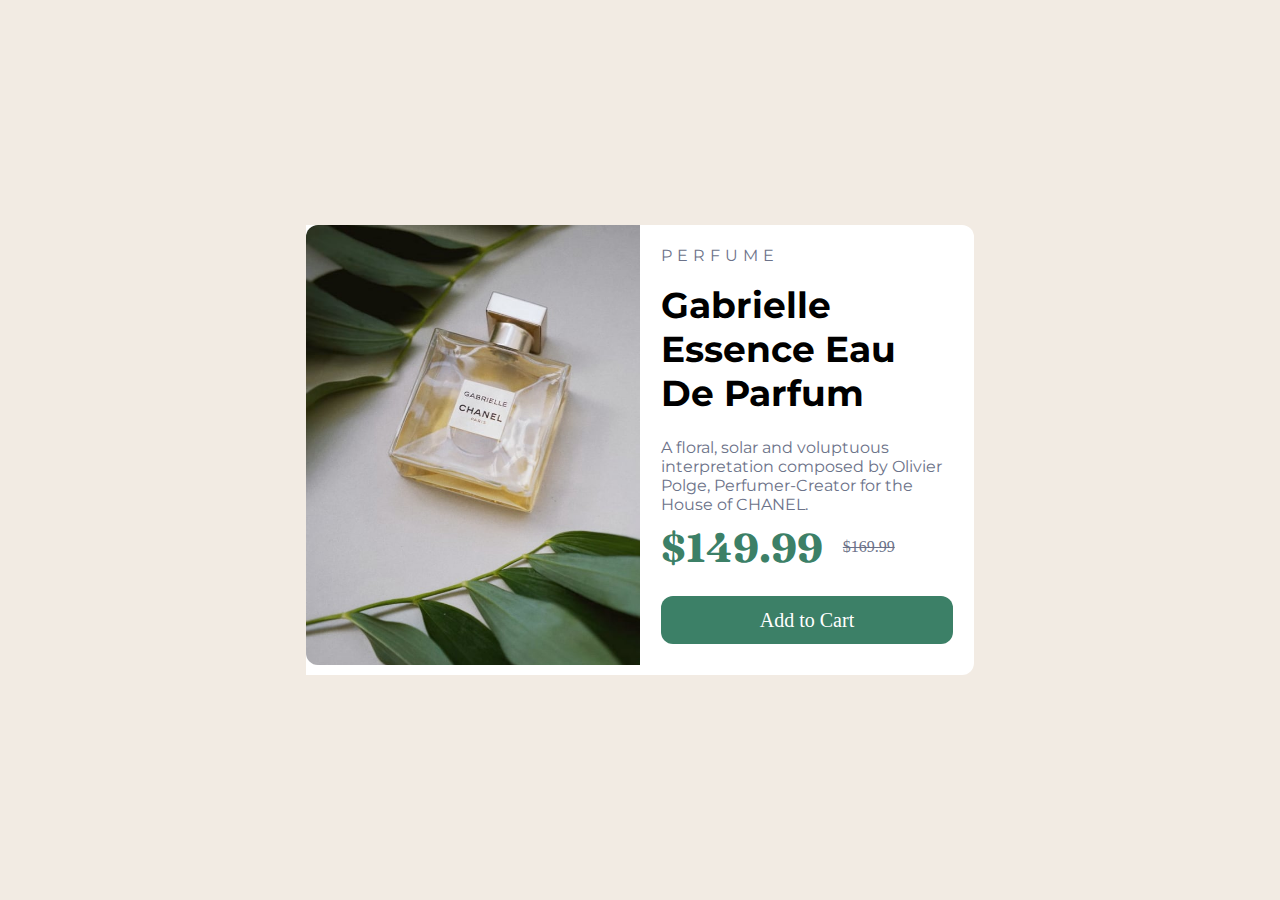
<file: product-preview-card-component-main/index.html>
<!DOCTYPE html>
<html lang="en">
	<head>
		<meta charset="UTF-8" />
		<meta name="viewport" content="width=device-width, initial-scale=1.0" />
		<!-- displays site properly based on user's device -->

		<link
			rel="icon"
			type="image/png"
			sizes="32x32"
			href="./images/favicon-32x32.png"
		/>

		<link rel="stylesheet" href="./styles.css" />

		<title>Frontend Mentor | Product preview card component</title>
	</head>
	<body>
		<section class="product">
			<article class="product__image"></article>
			<article class="product-info">
				<span class="product-info__subtitle">Perfume</span>
				<h1 class="product-info__title">Gabrielle Essence Eau De Parfum</h1>
				<p class="product-info__paragraph">
					A floral, solar and voluptuous interpretation composed by Olivier
					Polge, Perfumer-Creator for the House of CHANEL.
				</p>

				<aside class="product-price">
					<span class="product-price__current">$149.99</span>
					<span class="product-price__stroke">$169.99</span>
				</aside>
				<button class="product-button">Add to Cart</button>
			</article>
		</section>
	</body>
</html>
</file>
<file: product-preview-card-component-main/styles.css>
:root {
	--dark-cyan: hsl(158, 36%, 37%);
	--cream: hsl(30, 38%, 92%);
	--very-dark-blue: hsl(212, 21%, 14%);
	--dark-grayish-blue: hsl(228, 12%, 48%);
	--white: hsl(0, 0%, 100%);
	--font-size: 14px;
}

@font-face {
	font-family: 'Montserrat';
	src: url('./fonts/Montserrat-Regular.ttf');
}

@font-face {
	font-family: 'Montserrat bold';
	src: url('./fonts/Montserrat-Bold.ttf');
}

@font-face {
	font-family: 'Fraunces';
	src: url('./fonts/Fraunces_9pt-Bold.ttf');
}

*,
*::after,
*::before {
	box-sizing: border-box;
	margin: 0;
}

body {
	background-color: var(--cream);
	padding: 10px;
	min-height: 100vh;
	display: flex;
	align-items: center;
	justify-content: center;
}

.product {
	background-color: var(--white);
	border-radius: 0 0 12px 12px;
	padding-bottom: 10px;
	display: flex;
	flex-direction: column;
	width: 100%;
	max-width: 668px;
	height: 575px;
}

.product__image {
	background-image: url('./images/image-product-mobile.jpg');
	background-position: center;
	background-repeat: no-repeat;
	background-size: cover;
	border-radius: 12px 12px 0 0;
	height: 50%;
	width: 100%;
}
.product-info {
	padding: 1.3rem;
}
.product-info__subtitle {
	font-family: 'Montserrat';
	text-transform: uppercase;
	letter-spacing: 5px;
	color: var(--dark-grayish-blue);
}

.product-info__title {
	font-family: 'Montserrat bold';
	font-size: 36px;
	margin: 10px 0;
}

.product-info__paragraph {
	font-family: 'Montserrat';
	margin-top: 5px;
	color: var(--dark-grayish-blue);
	font-size: 16px;
	max-width: 330px;
}

.product-price {
	display: flex;
	align-items: center;
}
.product-price__current {
	color: var(--dark-cyan);
	font-size: 40px;
	font-family: Fraunces;
}

.product-price__stroke {
	margin-left: 20px;
	text-decoration: line-through;
	color: var(--dark-grayish-blue);
}

.product-button {
	margin-top: 1rem;
	width: 100%;
	border-radius: 12px;
	height: 3rem;
	border: 0;
	background-color: var(--dark-cyan);
	color: var(--white);
	font-size: 20px;
	font-family: 'Montserrat-bold';
}

/* 

*/
@media (min-width: 768px) {
	.product {
		display: flex;
		flex-direction: row;
		max-height: 450px;
		border-radius: 0 12px 12px 0;
	}

	.product__image {
		background-image: url('./images/image-product-desktop.jpg');
		width: 50%;
		height: 100%;
		border-radius: 12px 0 0 12px;
	}

	.product-info {
		width: 50%;
		display: flex;
		flex-direction: column;
		justify-content: space-between;
	}
}
</file>
